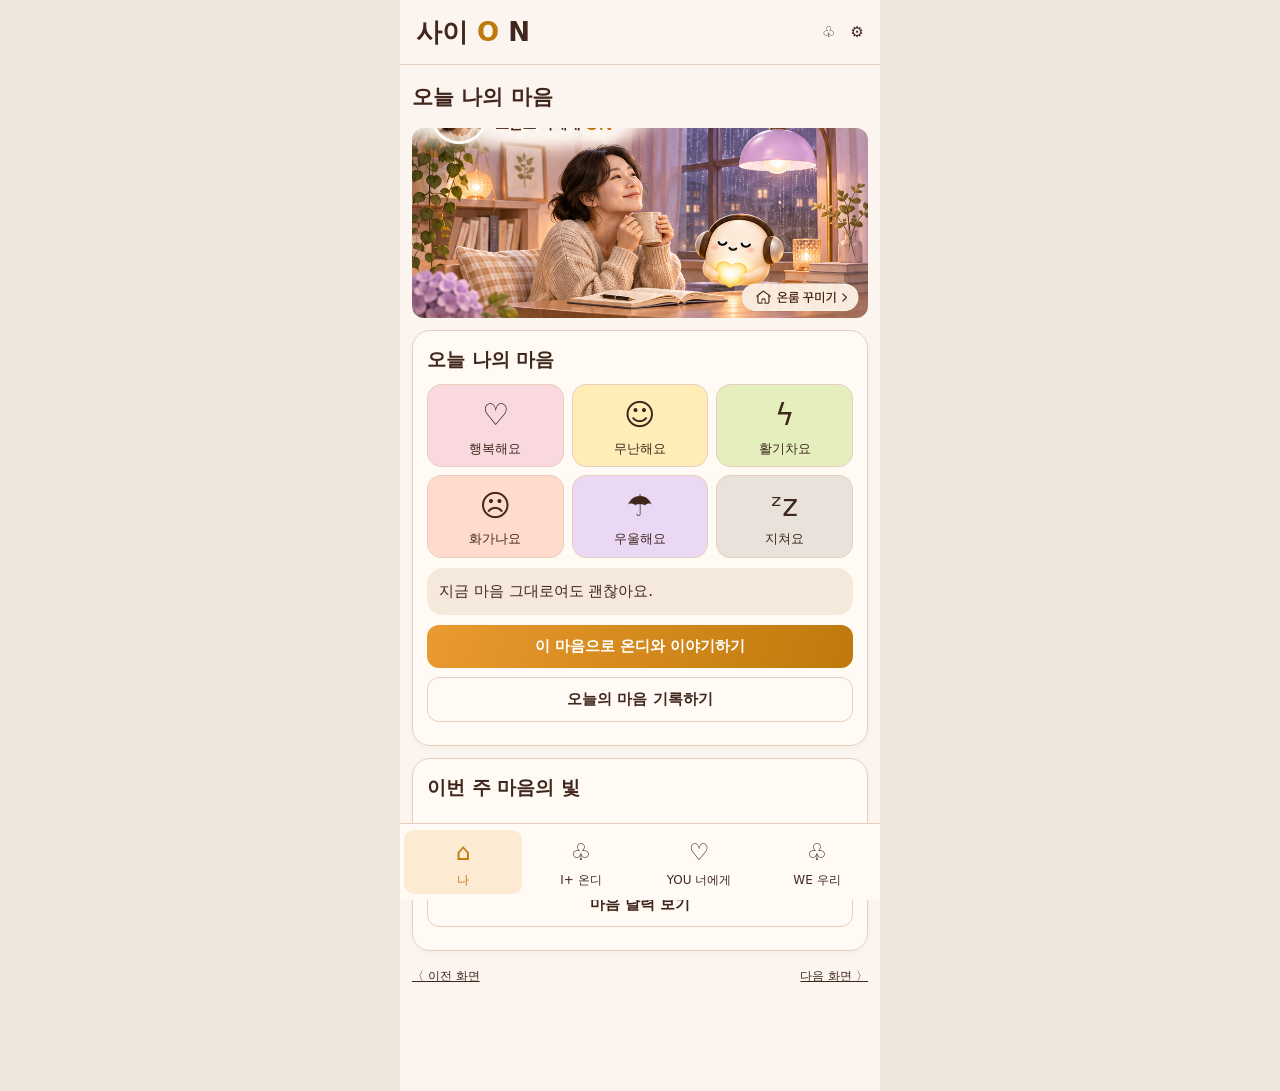
<file: index.html>
<!DOCTYPE html>
<html lang="ko">
 <head>
  <meta charset="utf-8"/>
  <meta content="width=device-width, initial-scale=1, viewport-fit=cover" name="viewport"/>
  <title>
   사이ON | 오늘 나의 마음
  </title>
  <link href="css/common.css" rel="stylesheet"/>
  <link href="css/index.css" rel="stylesheet"/>
 </head>
 <body>
  <div class="app page-index">
   <header>
    <a class="logo" href="index.html">
     사이
     <span>
      O
     </span>
     N
    </a>
    <span>
     ♧　⚙
    </span>
   </header>
   <main>
    <!-- 화면별 내용: 텍스트와 이미지 경로를 직접 수정하세요. -->
    <h1>
     오늘 나의 마음
    </h1>
    <img alt="main 이미지" class="hero" src="images/main.png"/>
    <section class="card">
     <h2>
      오늘 나의 마음
     </h2>
     <div class="moods">
      <button class="mood choice" style="--mood:#f9d9df">
       <span>
        ♡
       </span>
       행복해요
      </button>
      <button class="mood choice" style="--mood:#ffedb8">
       <span>
        ☺
       </span>
       무난해요
      </button>
      <button class="mood choice" style="--mood:#e4efbd">
       <span>
        ϟ
       </span>
       활기차요
      </button>
      <button class="mood choice" style="--mood:#ffdbce">
       <span>
        ☹
       </span>
       화가나요
      </button>
      <button class="mood choice" style="--mood:#ead8f4">
       <span>
        ☂
       </span>
       우울해요
      </button>
      <button class="mood choice" style="--mood:#e9e2db">
       <span>
        ᶻz
       </span>
       지쳐요
      </button>
     </div>
     <p class="bubble">
      지금 마음 그대로여도 괜찮아요.
     </p>
     <a class="btn" href="ondi.html">
      이 마음으로 온디와 이야기하기
     </a>
     <a class="outline" href="record.html">
      오늘의 마음 기록하기
     </a>
    </section>
    <section class="card">
     <h2>
      이번 주 마음의 빛
     </h2>
     <div class="week">
      <div>
       <span style="color:#ed91a7">
        ●
       </span>
       <br/>
       일
      </div>
      <div>
       <span style="color:#e9b52c">
        ●
       </span>
       <br/>
       월
      </div>
      <div>
       <span style="color:#9abf58">
        ●
       </span>
       <br/>
       화
      </div>
      <div>
       <span style="color:#e9b52c">
        ●
       </span>
       <br/>
       수
      </div>
      <div>
       <span style="color:#ed91a7">
        ●
       </span>
       <br/>
       목
      </div>
      <div>
       <span style="color:#aaa">
        ●
       </span>
       <br/>
       금
      </div>
      <div>
       <span style="color:#ac79d8">
        ●
       </span>
       <br/>
       토
      </div>
     </div>
     <a class="outline" href="calendar.html">
      마음 달력 보기
     </a>
    </section>
    <div class="page-links">
     <a class="" href="memory.html">
      〈 이전 화면
     </a>
     <a class="" href="record.html">
      다음 화면 〉
     </a>
    </div>
   </main>
   <!-- 공통 하단 메뉴 -->
   <nav>
    <a class="active" href="index.html">
     <span>
      ⌂
     </span>
     나
    </a>
    <a class="" href="ondi.html">
     <span>
      ♧
     </span>
     I+ 온디
    </a>
    <a class="" href="send.html">
     <span>
      ♡
     </span>
     YOU 너에게
    </a>
    <a class="" href="stories.html">
     <span>
      ♧
     </span>
     WE 우리
    </a>
   </nav>
  </div>
  <script src="ui.js">
  </script>
 </body>
</html>
</file>
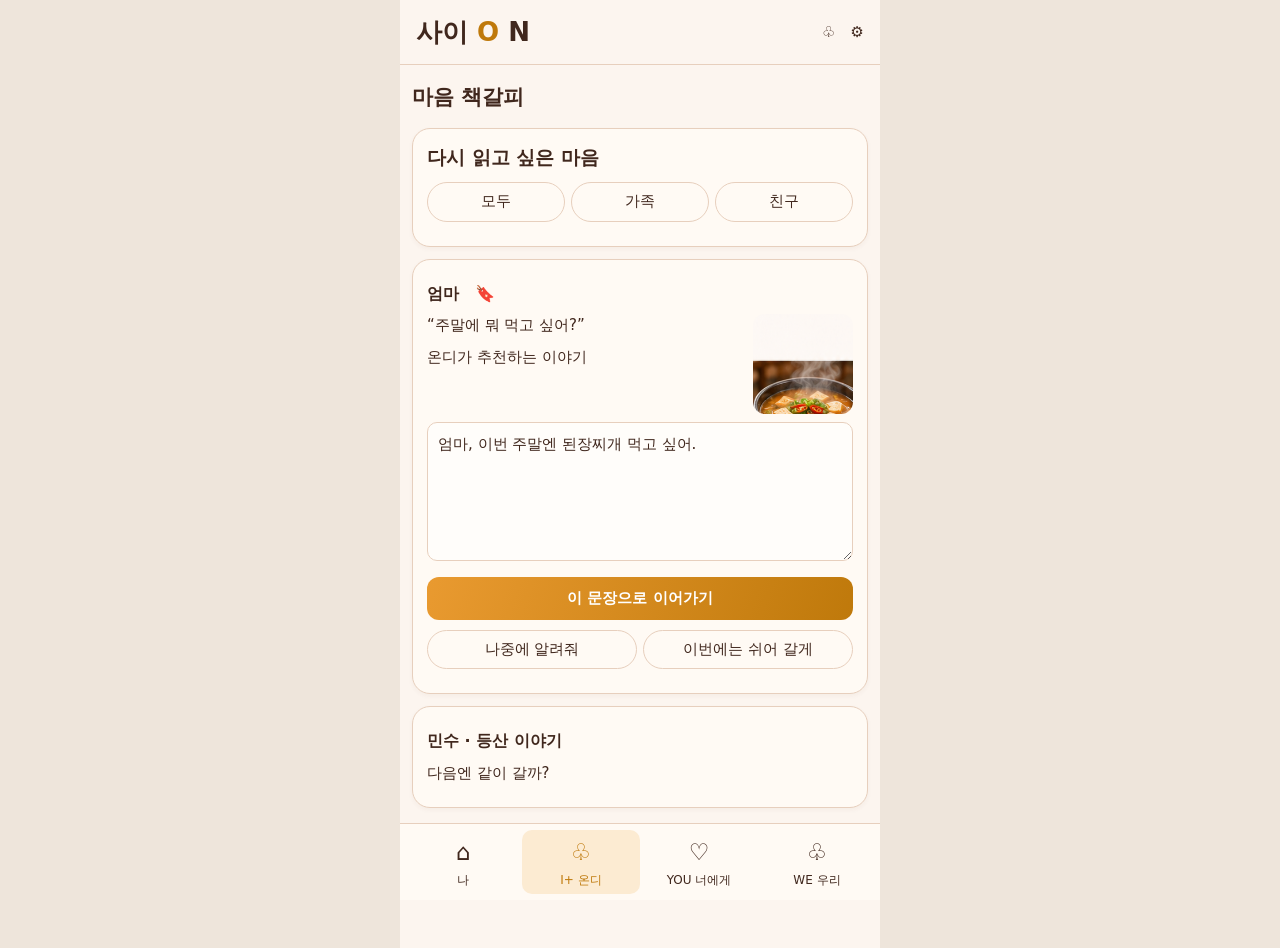
<file: bookmark.html>
<!DOCTYPE html>
<html lang="ko">
 <head>
  <meta charset="utf-8"/>
  <meta content="width=device-width, initial-scale=1, viewport-fit=cover" name="viewport"/>
  <title>
   사이ON | 마음 책갈피
  </title>
  <link href="css/common.css" rel="stylesheet"/>
  <link href="css/bookmark.css" rel="stylesheet"/>
 </head>
 <body>
  <div class="app page-bookmark">
   <header>
    <a class="logo" href="index.html">
     사이
     <span>
      O
     </span>
     N
    </a>
    <span>
     ♧　⚙
    </span>
   </header>
   <main>
    <!-- 화면별 내용: 텍스트와 이미지 경로를 직접 수정하세요. -->
    <h1>
     마음 책갈피
    </h1>
    <section class="card">
     <h2>
      다시 읽고 싶은 마음
     </h2>
     <div class="chips">
      <button class="choice" type="button">
       모두
      </button>
      <button class="choice" type="button">
       가족
      </button>
      <button class="choice" type="button">
       친구
      </button>
     </div>
    </section>
    <section class="card">
     <h3>
      엄마　🔖
     </h3>
     <img alt="bookmark 이미지" class="small" src="images/bookmark.png"/>
     <p>
      “주말에 뭐 먹고 싶어?”
     </p>
     <p>
      온디가 추천하는 이야기
     </p>
     <textarea maxlength="1000" rows="5">엄마, 이번 주말엔 된장찌개 먹고 싶어.</textarea>
     <a class="btn" href="send.html">
      이 문장으로 이어가기
     </a>
     <div class="chips">
      <button class="choice" type="button">
       나중에 알려줘
      </button>
      <button class="choice" type="button">
       이번에는 쉬어 갈게
      </button>
     </div>
    </section>
    <section class="card">
     <h3>
      민수 · 등산 이야기
     </h3>
     <p>
      다음엔 같이 갈까?
     </p>
    </section>
    <div class="page-links">
     <a class="" href="checkin.html">
      〈 이전 화면
     </a>
     <a class="" href="send.html">
      다음 화면 〉
     </a>
    </div>
   </main>
   <!-- 공통 하단 메뉴 -->
   <nav>
    <a class="" href="index.html">
     <span>
      ⌂
     </span>
     나
    </a>
    <a class="active" href="ondi.html">
     <span>
      ♧
     </span>
     I+ 온디
    </a>
    <a class="" href="send.html">
     <span>
      ♡
     </span>
     YOU 너에게
    </a>
    <a class="" href="stories.html">
     <span>
      ♧
     </span>
     WE 우리
    </a>
   </nav>
  </div>
  <script src="ui.js">
  </script>
 </body>
</html>
</file>
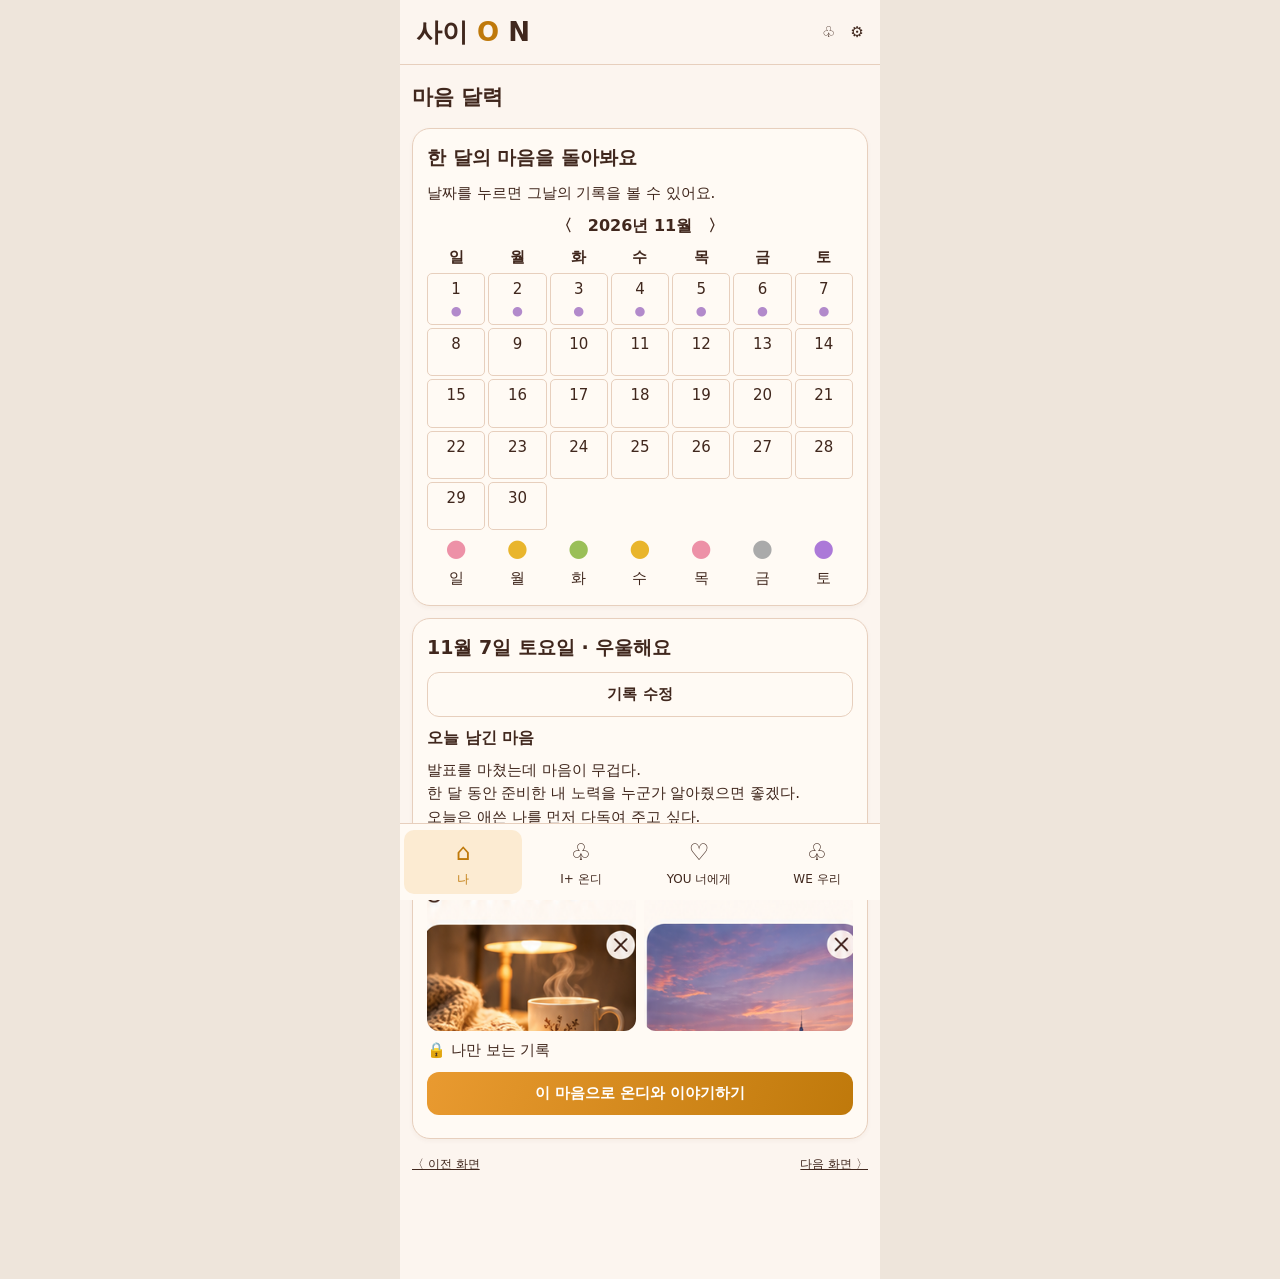
<file: calendar.html>
<!DOCTYPE html>
<html lang="ko">
 <head>
  <meta charset="utf-8"/>
  <meta content="width=device-width, initial-scale=1, viewport-fit=cover" name="viewport"/>
  <title>
   사이ON | 마음 달력
  </title>
  <link href="css/common.css" rel="stylesheet"/>
  <link href="css/calendar.css" rel="stylesheet"/>
 </head>
 <body>
  <div class="app page-calendar">
   <header>
    <a class="logo" href="index.html">
     사이
     <span>
      O
     </span>
     N
    </a>
    <span>
     ♧　⚙
    </span>
   </header>
   <main>
    <!-- 화면별 내용: 텍스트와 이미지 경로를 직접 수정하세요. -->
    <h1>
     마음 달력
    </h1>
    <section class="card">
     <h2>
      한 달의 마음을 돌아봐요
     </h2>
     <p>
      날짜를 누르면 그날의 기록을 볼 수 있어요.
     </p>
     <h3 class="center">
      〈　2026년 11월　〉
     </h3>
     <div class="calendar">
      <b>
       일
      </b>
      <b>
       월
      </b>
      <b>
       화
      </b>
      <b>
       수
      </b>
      <b>
       목
      </b>
      <b>
       금
      </b>
      <b>
       토
      </b>
      <button class="choice day">
       1
       <small>
        ●
       </small>
      </button>
      <button class="choice day">
       2
       <small>
        ●
       </small>
      </button>
      <button class="choice day">
       3
       <small>
        ●
       </small>
      </button>
      <button class="choice day">
       4
       <small>
        ●
       </small>
      </button>
      <button class="choice day">
       5
       <small>
        ●
       </small>
      </button>
      <button class="choice day">
       6
       <small>
        ●
       </small>
      </button>
      <button class="choice day">
       7
       <small>
        ●
       </small>
      </button>
      <button class="choice day">
       8
       <small>
       </small>
      </button>
      <button class="choice day">
       9
       <small>
       </small>
      </button>
      <button class="choice day">
       10
       <small>
       </small>
      </button>
      <button class="choice day">
       11
       <small>
       </small>
      </button>
      <button class="choice day">
       12
       <small>
       </small>
      </button>
      <button class="choice day">
       13
       <small>
       </small>
      </button>
      <button class="choice day">
       14
       <small>
       </small>
      </button>
      <button class="choice day">
       15
       <small>
       </small>
      </button>
      <button class="choice day">
       16
       <small>
       </small>
      </button>
      <button class="choice day">
       17
       <small>
       </small>
      </button>
      <button class="choice day">
       18
       <small>
       </small>
      </button>
      <button class="choice day">
       19
       <small>
       </small>
      </button>
      <button class="choice day">
       20
       <small>
       </small>
      </button>
      <button class="choice day">
       21
       <small>
       </small>
      </button>
      <button class="choice day">
       22
       <small>
       </small>
      </button>
      <button class="choice day">
       23
       <small>
       </small>
      </button>
      <button class="choice day">
       24
       <small>
       </small>
      </button>
      <button class="choice day">
       25
       <small>
       </small>
      </button>
      <button class="choice day">
       26
       <small>
       </small>
      </button>
      <button class="choice day">
       27
       <small>
       </small>
      </button>
      <button class="choice day">
       28
       <small>
       </small>
      </button>
      <button class="choice day">
       29
       <small>
       </small>
      </button>
      <button class="choice day">
       30
       <small>
       </small>
      </button>
     </div>
     <div class="week">
      <div>
       <span style="color:#ed91a7">
        ●
       </span>
       <br/>
       일
      </div>
      <div>
       <span style="color:#e9b52c">
        ●
       </span>
       <br/>
       월
      </div>
      <div>
       <span style="color:#9abf58">
        ●
       </span>
       <br/>
       화
      </div>
      <div>
       <span style="color:#e9b52c">
        ●
       </span>
       <br/>
       수
      </div>
      <div>
       <span style="color:#ed91a7">
        ●
       </span>
       <br/>
       목
      </div>
      <div>
       <span style="color:#aaa">
        ●
       </span>
       <br/>
       금
      </div>
      <div>
       <span style="color:#ac79d8">
        ●
       </span>
       <br/>
       토
      </div>
     </div>
    </section>
    <section class="card">
     <h2>
      11월 7일 토요일 · 우울해요
     </h2>
     <a class="outline" href="record.html">
      기록 수정
     </a>
     <h3>
      오늘 남긴 마음
     </h3>
     <p>
      발표를 마쳤는데 마음이 무겁다.
      <br/>
      한 달 동안 준비한 내 노력을 누군가 알아줬으면 좋겠다.
      <br/>
      오늘은 애쓴 나를 먼저 다독여 주고 싶다.
     </p>
     <div class="audio">
      ▶　엄마의 목소리
      <span>
       ▂▅▃▆▂▇▅▃▆▂▅
      </span>
      00:32
     </div>
     <div class="photos">
      <img alt="record-photo1 이미지" class="photo" src="images/record-photo1.png"/>
      <img alt="record-photo2 이미지" class="photo" src="images/record-photo2.png"/>
     </div>
     <p>
      🔒 나만 보는 기록
     </p>
     <a class="btn" href="ondi.html">
      이 마음으로 온디와 이야기하기
     </a>
    </section>
    <div class="page-links">
     <a class="" href="record.html">
      〈 이전 화면
     </a>
     <a class="" href="ondi.html">
      다음 화면 〉
     </a>
    </div>
   </main>
   <!-- 공통 하단 메뉴 -->
   <nav>
    <a class="active" href="index.html">
     <span>
      ⌂
     </span>
     나
    </a>
    <a class="" href="ondi.html">
     <span>
      ♧
     </span>
     I+ 온디
    </a>
    <a class="" href="send.html">
     <span>
      ♡
     </span>
     YOU 너에게
    </a>
    <a class="" href="stories.html">
     <span>
      ♧
     </span>
     WE 우리
    </a>
   </nav>
  </div>
  <script src="ui.js">
  </script>
 </body>
</html>
</file>
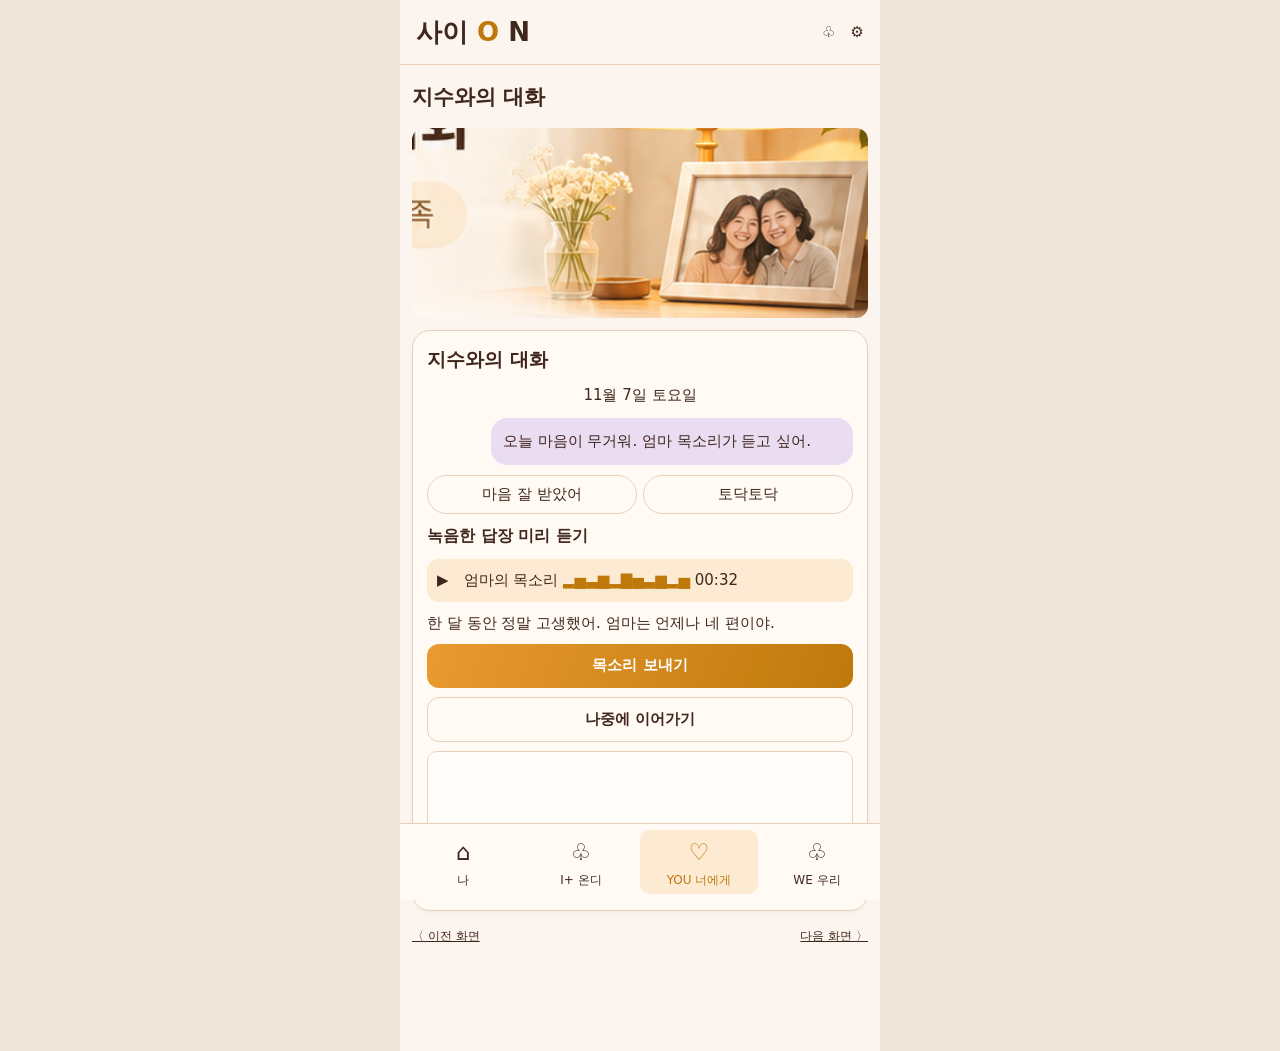
<file: chat.html>
<!DOCTYPE html>
<html lang="ko">
 <head>
  <meta charset="utf-8"/>
  <meta content="width=device-width, initial-scale=1, viewport-fit=cover" name="viewport"/>
  <title>
   사이ON | 지수와의 대화
  </title>
  <link href="css/common.css" rel="stylesheet"/>
  <link href="css/chat.css" rel="stylesheet"/>
 </head>
 <body>
  <div class="app page-chat">
   <header>
    <a class="logo" href="index.html">
     사이
     <span>
      O
     </span>
     N
    </a>
    <span>
     ♧　⚙
    </span>
   </header>
   <main>
    <!-- 화면별 내용: 텍스트와 이미지 경로를 직접 수정하세요. -->
    <h1>
     지수와의 대화
    </h1>
    <img alt="chat 이미지" class="hero" src="images/chat.png"/>
    <section class="card">
     <h2>
      지수와의 대화
     </h2>
     <p class="center">
      11월 7일 토요일
     </p>
     <div class="bubble mine">
      오늘 마음이 무거워. 엄마 목소리가 듣고 싶어.
     </div>
     <div class="chips">
      <button class="choice" type="button">
       마음 잘 받았어
      </button>
      <button class="choice" type="button">
       토닥토닥
      </button>
     </div>
     <h3>
      녹음한 답장 미리 듣기
     </h3>
     <div class="audio">
      ▶　엄마의 목소리
      <span>
       ▂▅▃▆▂▇▅▃▆▂▅
      </span>
      00:32
     </div>
     <p>
      한 달 동안 정말 고생했어. 엄마는 언제나 네 편이야.
     </p>
     <a class="btn" href="memory.html">
      목소리 보내기
     </a>
     <a class="outline" href="bookmark.html">
      나중에 이어가기
     </a>
     <textarea maxlength="1000" rows="5"></textarea>
    </section>
    <div class="page-links">
     <a class="" href="send.html">
      〈 이전 화면
     </a>
     <a class="" href="stories.html">
      다음 화면 〉
     </a>
    </div>
   </main>
   <!-- 공통 하단 메뉴 -->
   <nav>
    <a class="" href="index.html">
     <span>
      ⌂
     </span>
     나
    </a>
    <a class="" href="ondi.html">
     <span>
      ♧
     </span>
     I+ 온디
    </a>
    <a class="active" href="send.html">
     <span>
      ♡
     </span>
     YOU 너에게
    </a>
    <a class="" href="stories.html">
     <span>
      ♧
     </span>
     WE 우리
    </a>
   </nav>
  </div>
  <script src="ui.js">
  </script>
 </body>
</html>
</file>
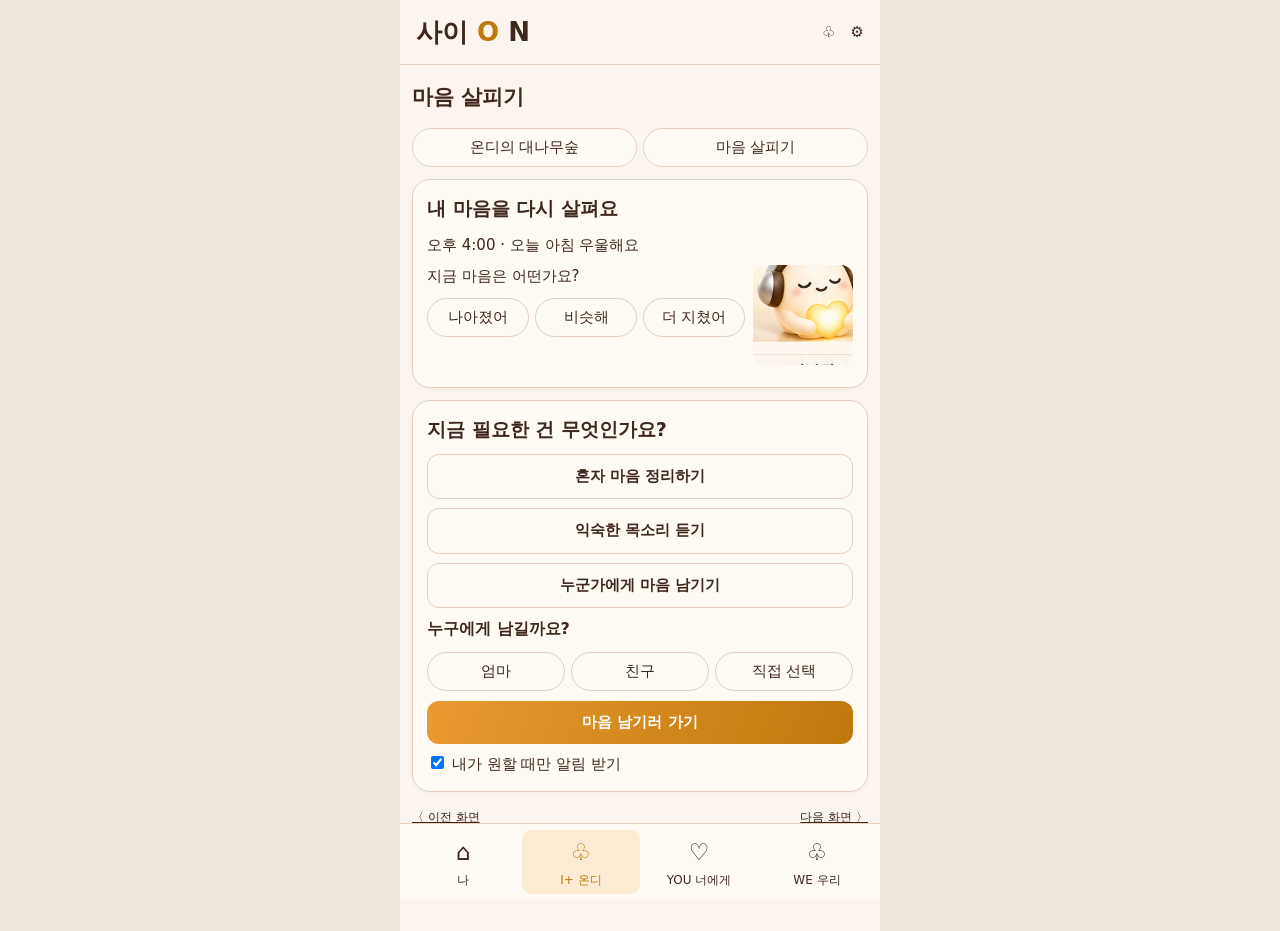
<file: checkin.html>
<!DOCTYPE html>
<html lang="ko">
 <head>
  <meta charset="utf-8"/>
  <meta content="width=device-width, initial-scale=1, viewport-fit=cover" name="viewport"/>
  <title>
   사이ON | 마음 살피기
  </title>
  <link href="css/common.css" rel="stylesheet"/>
  <link href="css/checkin.css" rel="stylesheet"/>
 </head>
 <body>
  <div class="app page-checkin">
   <header>
    <a class="logo" href="index.html">
     사이
     <span>
      O
     </span>
     N
    </a>
    <span>
     ♧　⚙
    </span>
   </header>
   <main>
    <!-- 화면별 내용: 텍스트와 이미지 경로를 직접 수정하세요. -->
    <h1>
     마음 살피기
    </h1>
    <div class="chips">
     <button class="choice" type="button">
      온디의 대나무숲
     </button>
     <button class="choice" type="button">
      마음 살피기
     </button>
    </div>
    <section class="card">
     <h2>
      내 마음을 다시 살펴요
     </h2>
     <p>
      오후 4:00 · 오늘 아침 우울해요
     </p>
     <img alt="checkin 이미지" class="small" src="images/checkin.png"/>
     <p>
      지금 마음은 어떤가요?
     </p>
     <div class="chips">
      <button class="choice" type="button">
       나아졌어
      </button>
      <button class="choice" type="button">
       비슷해
      </button>
      <button class="choice" type="button">
       더 지쳤어
      </button>
     </div>
    </section>
    <section class="card">
     <h2>
      지금 필요한 건 무엇인가요?
     </h2>
     <a class="outline" href="record.html">
      혼자 마음 정리하기
     </a>
     <a class="outline" href="memory.html">
      익숙한 목소리 듣기
     </a>
     <a class="outline" href="send.html">
      누군가에게 마음 남기기
     </a>
     <h3>
      누구에게 남길까요?
     </h3>
     <div class="chips">
      <button class="choice" type="button">
       엄마
      </button>
      <button class="choice" type="button">
       친구
      </button>
      <button class="choice" type="button">
       직접 선택
      </button>
     </div>
     <a class="btn" href="send.html">
      마음 남기러 가기
     </a>
     <label>
      <input checked="" type="checkbox"/>
      내가 원할 때만 알림 받기
     </label>
    </section>
    <div class="page-links">
     <a class="" href="ondi.html">
      〈 이전 화면
     </a>
     <a class="" href="bookmark.html">
      다음 화면 〉
     </a>
    </div>
   </main>
   <!-- 공통 하단 메뉴 -->
   <nav>
    <a class="" href="index.html">
     <span>
      ⌂
     </span>
     나
    </a>
    <a class="active" href="ondi.html">
     <span>
      ♧
     </span>
     I+ 온디
    </a>
    <a class="" href="send.html">
     <span>
      ♡
     </span>
     YOU 너에게
    </a>
    <a class="" href="stories.html">
     <span>
      ♧
     </span>
     WE 우리
    </a>
   </nav>
  </div>
  <script src="ui.js">
  </script>
 </body>
</html>
</file>
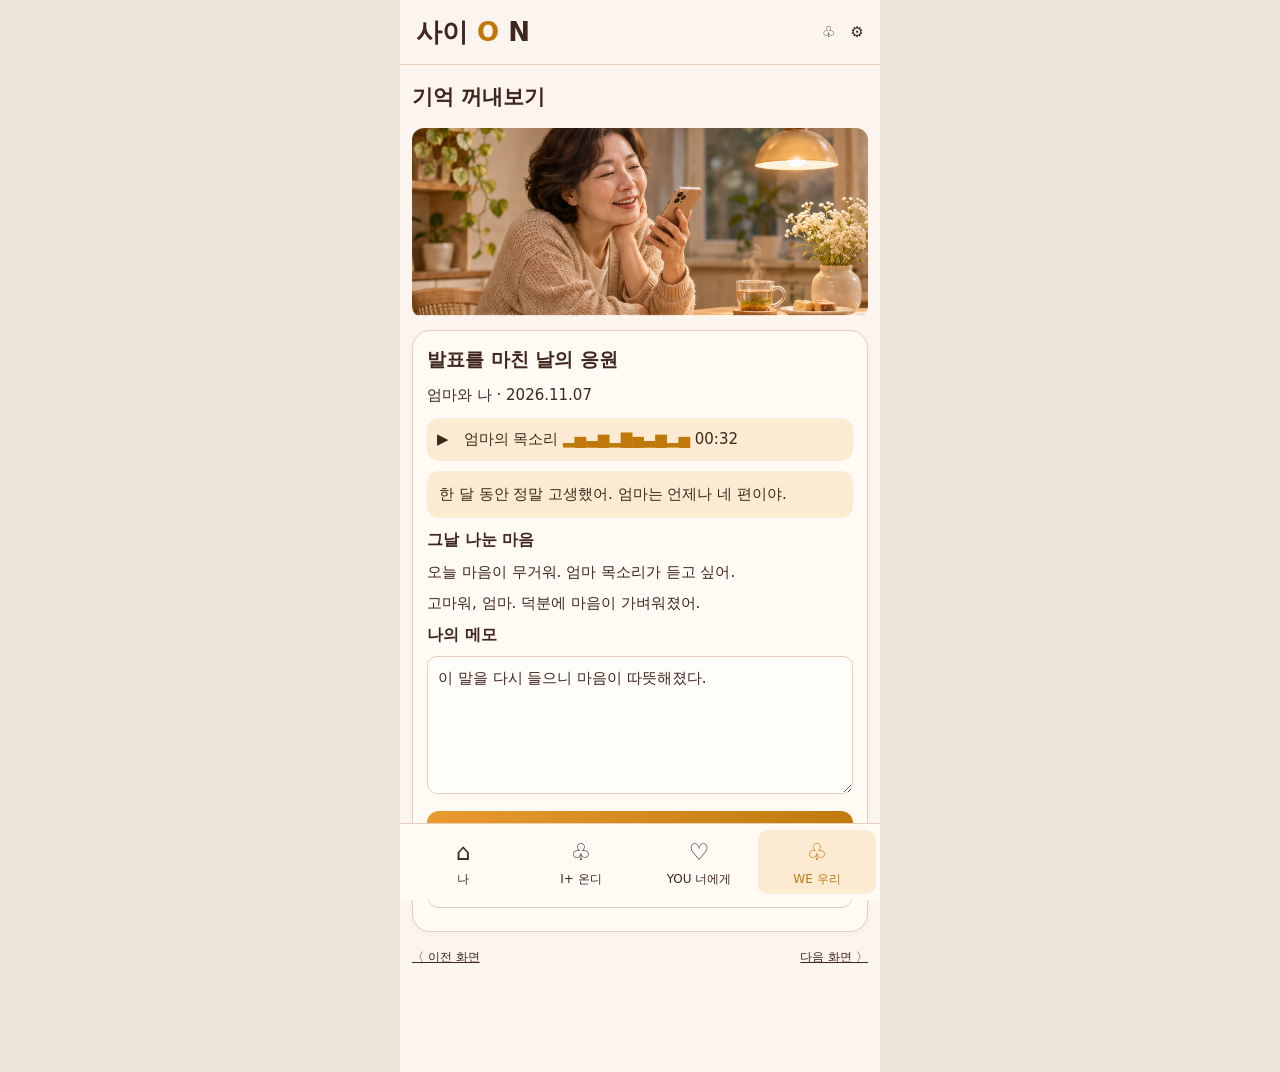
<file: memory.html>
<!DOCTYPE html>
<html lang="ko">
 <head>
  <meta charset="utf-8"/>
  <meta content="width=device-width, initial-scale=1, viewport-fit=cover" name="viewport"/>
  <title>
   사이ON | 기억 꺼내보기
  </title>
  <link href="css/common.css" rel="stylesheet"/>
  <link href="css/memory.css" rel="stylesheet"/>
 </head>
 <body>
  <div class="app page-memory">
   <header>
    <a class="logo" href="index.html">
     사이
     <span>
      O
     </span>
     N
    </a>
    <span>
     ♧　⚙
    </span>
   </header>
   <main>
    <!-- 화면별 내용: 텍스트와 이미지 경로를 직접 수정하세요. -->
    <h1>
     기억 꺼내보기
    </h1>
    <img alt="memory 이미지" class="hero" src="images/memory.png"/>
    <section class="card">
     <h2>
      발표를 마친 날의 응원
     </h2>
     <p>
      엄마와 나 · 2026.11.07
     </p>
     <div class="audio">
      ▶　엄마의 목소리
      <span>
       ▂▅▃▆▂▇▅▃▆▂▅
      </span>
      00:32
     </div>
     <blockquote>
      한 달 동안 정말 고생했어. 엄마는 언제나 네 편이야.
     </blockquote>
     <h3>
      그날 나눈 마음
     </h3>
     <p>
      오늘 마음이 무거워. 엄마 목소리가 듣고 싶어.
     </p>
     <p>
      고마워, 엄마. 덕분에 마음이 가벼워졌어.
     </p>
     <h3>
      나의 메모
     </h3>
     <textarea maxlength="1000" rows="5">이 말을 다시 들으니 마음이 따뜻해졌다.</textarea>
     <a class="btn" href="send.html">
      이 기억으로 이야기하기
     </a>
     <a class="outline" href="stories.html">
      우리의 이야기로 돌아가기
     </a>
    </section>
    <div class="page-links">
     <a class="" href="stories.html">
      〈 이전 화면
     </a>
     <a class="" href="index.html">
      다음 화면 〉
     </a>
    </div>
   </main>
   <!-- 공통 하단 메뉴 -->
   <nav>
    <a class="" href="index.html">
     <span>
      ⌂
     </span>
     나
    </a>
    <a class="" href="ondi.html">
     <span>
      ♧
     </span>
     I+ 온디
    </a>
    <a class="" href="send.html">
     <span>
      ♡
     </span>
     YOU 너에게
    </a>
    <a class="active" href="stories.html">
     <span>
      ♧
     </span>
     WE 우리
    </a>
   </nav>
  </div>
  <script src="ui.js">
  </script>
 </body>
</html>
</file>
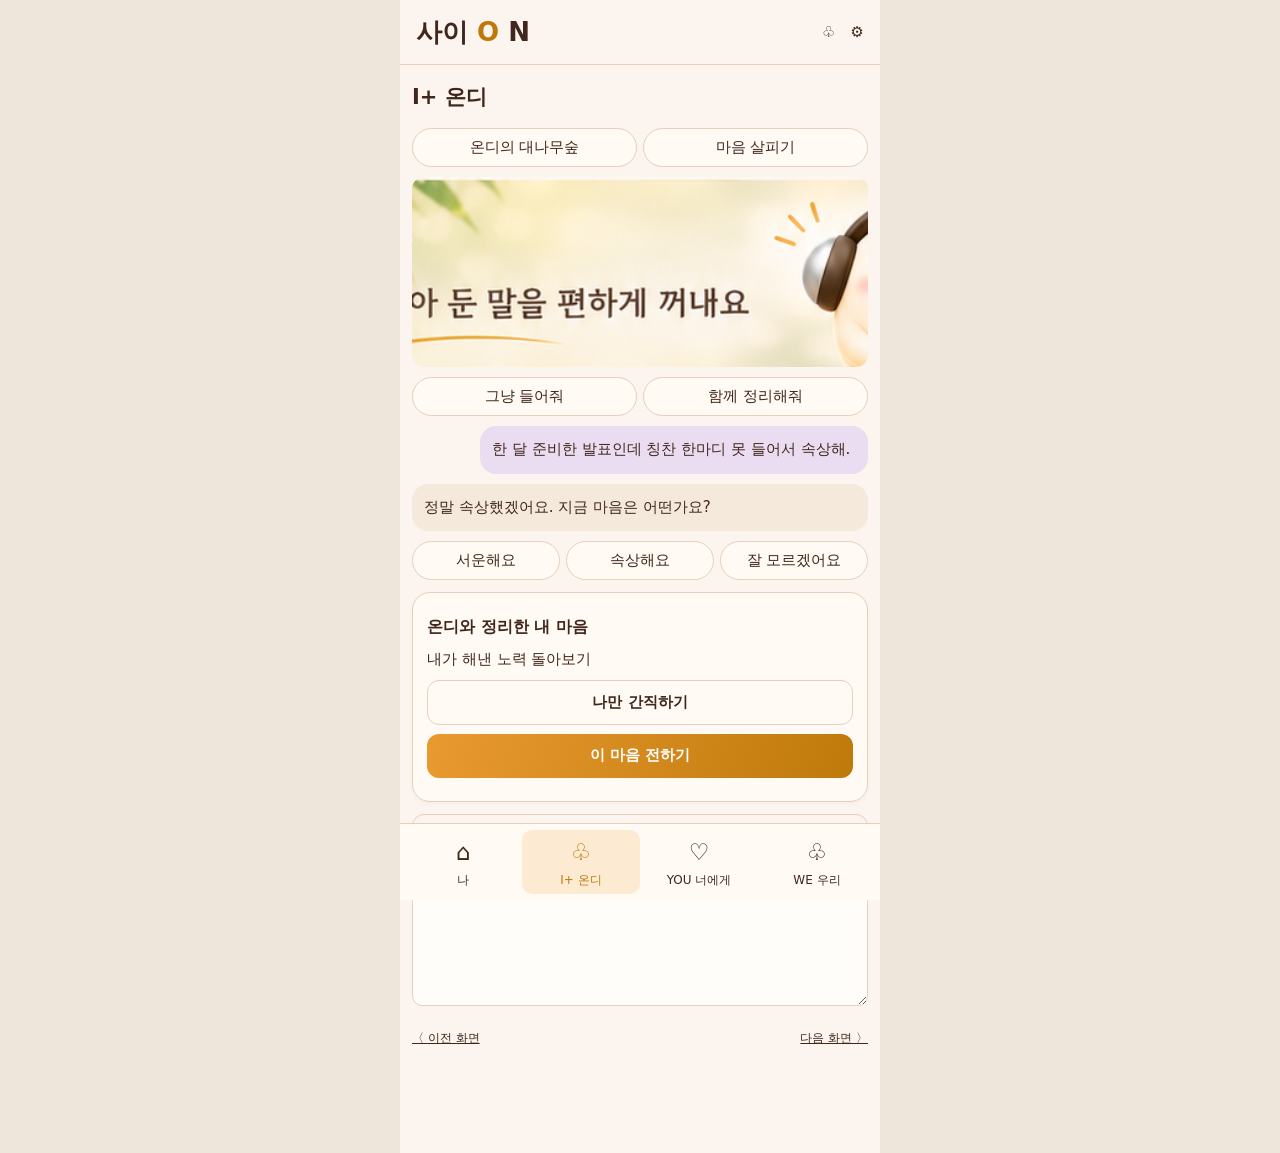
<file: ondi.html>
<!DOCTYPE html>
<html lang="ko">
 <head>
  <meta charset="utf-8"/>
  <meta content="width=device-width, initial-scale=1, viewport-fit=cover" name="viewport"/>
  <title>
   사이ON | I+ 온디
  </title>
  <link href="css/common.css" rel="stylesheet"/>
  <link href="css/ondi.css" rel="stylesheet"/>
 </head>
 <body>
  <div class="app page-ondi">
   <header>
    <a class="logo" href="index.html">
     사이
     <span>
      O
     </span>
     N
    </a>
    <span>
     ♧　⚙
    </span>
   </header>
   <main>
    <!-- 화면별 내용: 텍스트와 이미지 경로를 직접 수정하세요. -->
    <h1>
     I+ 온디
    </h1>
    <div class="chips">
     <button class="choice" type="button">
      온디의 대나무숲
     </button>
     <button class="choice" type="button">
      마음 살피기
     </button>
    </div>
    <img alt="ondi 이미지" class="hero" src="images/ondi.png"/>
    <div class="chips">
     <button class="choice" type="button">
      그냥 들어줘
     </button>
     <button class="choice" type="button">
      함께 정리해줘
     </button>
    </div>
    <div class="bubble mine">
     한 달 준비한 발표인데 칭찬 한마디 못 들어서 속상해.
    </div>
    <div class="bubble">
     정말 속상했겠어요. 지금 마음은 어떤가요?
    </div>
    <div class="chips">
     <button class="choice" type="button">
      서운해요
     </button>
     <button class="choice" type="button">
      속상해요
     </button>
     <button class="choice" type="button">
      잘 모르겠어요
     </button>
    </div>
    <section class="card">
     <h3>
      온디와 정리한 내 마음
     </h3>
     <p>
      내가 해낸 노력 돌아보기
     </p>
     <a class="outline" href="record.html">
      나만 간직하기
     </a>
     <a class="btn" href="send.html">
      이 마음 전하기
     </a>
    </section>
    <a class="outline" href="checkin.html">
     마음 살피기
    </a>
    <textarea maxlength="1000" rows="5"></textarea>
    <div class="page-links">
     <a class="" href="calendar.html">
      〈 이전 화면
     </a>
     <a class="" href="checkin.html">
      다음 화면 〉
     </a>
    </div>
   </main>
   <!-- 공통 하단 메뉴 -->
   <nav>
    <a class="" href="index.html">
     <span>
      ⌂
     </span>
     나
    </a>
    <a class="active" href="ondi.html">
     <span>
      ♧
     </span>
     I+ 온디
    </a>
    <a class="" href="send.html">
     <span>
      ♡
     </span>
     YOU 너에게
    </a>
    <a class="" href="stories.html">
     <span>
      ♧
     </span>
     WE 우리
    </a>
   </nav>
  </div>
  <script src="ui.js">
  </script>
 </body>
</html>
</file>
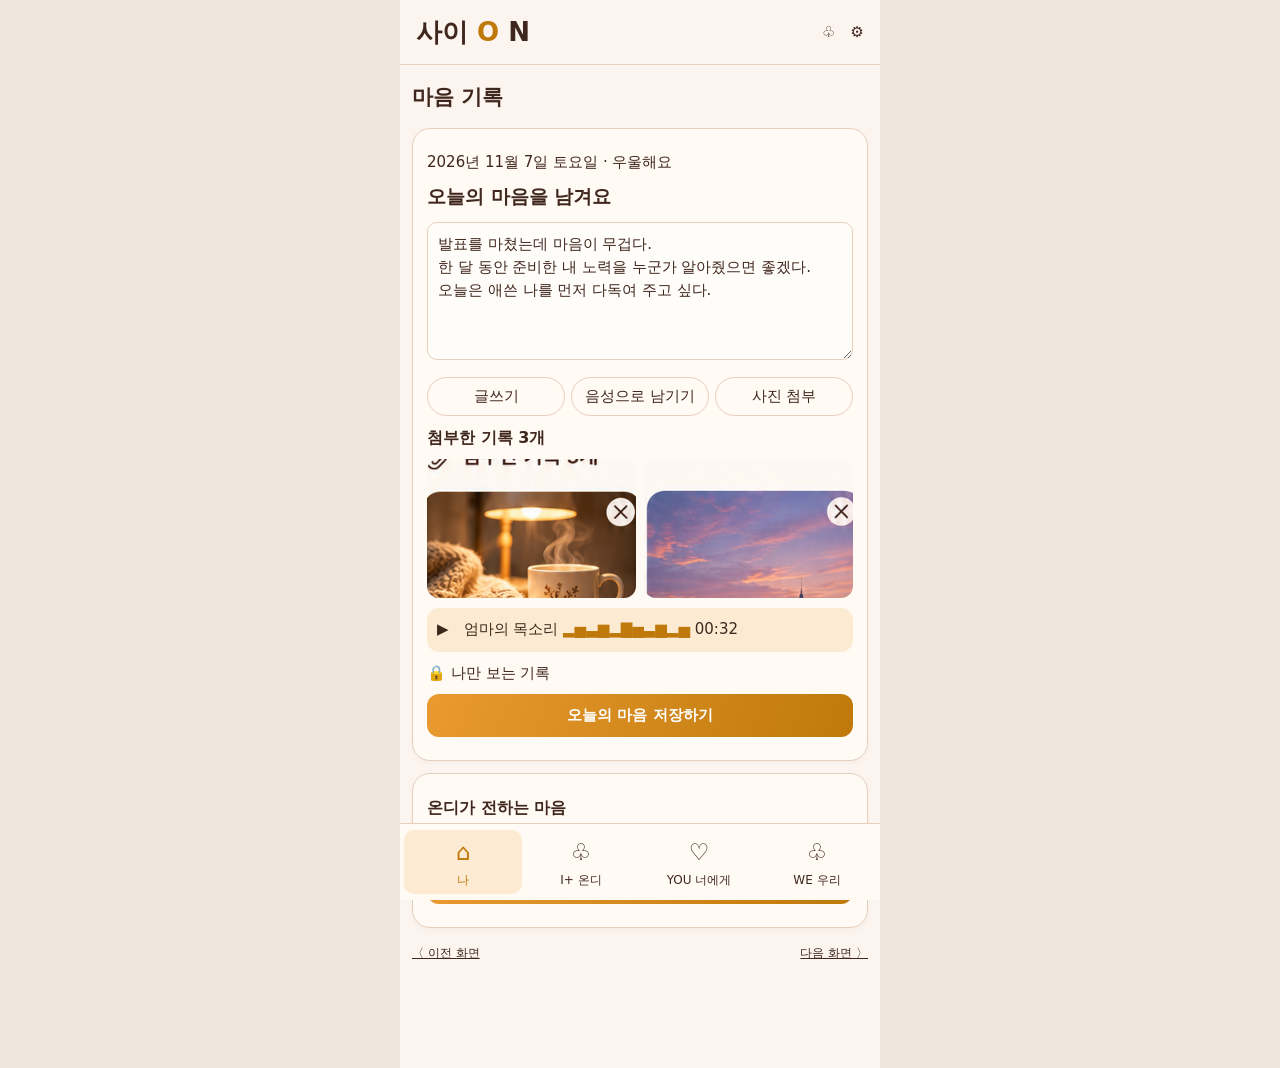
<file: record.html>
<!DOCTYPE html>
<html lang="ko">
 <head>
  <meta charset="utf-8"/>
  <meta content="width=device-width, initial-scale=1, viewport-fit=cover" name="viewport"/>
  <title>
   사이ON | 마음 기록
  </title>
  <link href="css/common.css" rel="stylesheet"/>
  <link href="css/record.css" rel="stylesheet"/>
 </head>
 <body>
  <div class="app page-record">
   <header>
    <a class="logo" href="index.html">
     사이
     <span>
      O
     </span>
     N
    </a>
    <span>
     ♧　⚙
    </span>
   </header>
   <main>
    <!-- 화면별 내용: 텍스트와 이미지 경로를 직접 수정하세요. -->
    <h1>
     마음 기록
    </h1>
    <section class="card">
     <p>
      2026년 11월 7일 토요일 · 우울해요
     </p>
     <h2>
      오늘의 마음을 남겨요
     </h2>
     <textarea maxlength="1000" rows="5">발표를 마쳤는데 마음이 무겁다.
한 달 동안 준비한 내 노력을 누군가 알아줬으면 좋겠다.
오늘은 애쓴 나를 먼저 다독여 주고 싶다.</textarea>
     <div class="chips">
      <button class="choice" type="button">
       글쓰기
      </button>
      <button class="choice" type="button">
       음성으로 남기기
      </button>
      <button class="choice" type="button">
       사진 첨부
      </button>
     </div>
     <h3>
      첨부한 기록 3개
     </h3>
     <div class="photos">
      <img alt="record-photo1 이미지" class="photo" src="images/record-photo1.png"/>
      <img alt="record-photo2 이미지" class="photo" src="images/record-photo2.png"/>
     </div>
     <div class="audio">
      ▶　엄마의 목소리
      <span>
       ▂▅▃▆▂▇▅▃▆▂▅
      </span>
      00:32
     </div>
     <p>
      🔒 나만 보는 기록
     </p>
     <a class="btn" href="calendar.html">
      오늘의 마음 저장하기
     </a>
    </section>
    <section class="card">
     <h3>
      온디가 전하는 마음
     </h3>
     <p>
      오늘의 마음을 이야기해 볼까요?
     </p>
     <a class="btn" href="ondi.html">
      이 기록으로 이야기하기
     </a>
    </section>
    <div class="page-links">
     <a class="" href="index.html">
      〈 이전 화면
     </a>
     <a class="" href="calendar.html">
      다음 화면 〉
     </a>
    </div>
   </main>
   <!-- 공통 하단 메뉴 -->
   <nav>
    <a class="active" href="index.html">
     <span>
      ⌂
     </span>
     나
    </a>
    <a class="" href="ondi.html">
     <span>
      ♧
     </span>
     I+ 온디
    </a>
    <a class="" href="send.html">
     <span>
      ♡
     </span>
     YOU 너에게
    </a>
    <a class="" href="stories.html">
     <span>
      ♧
     </span>
     WE 우리
    </a>
   </nav>
  </div>
  <script src="ui.js">
  </script>
 </body>
</html>
</file>
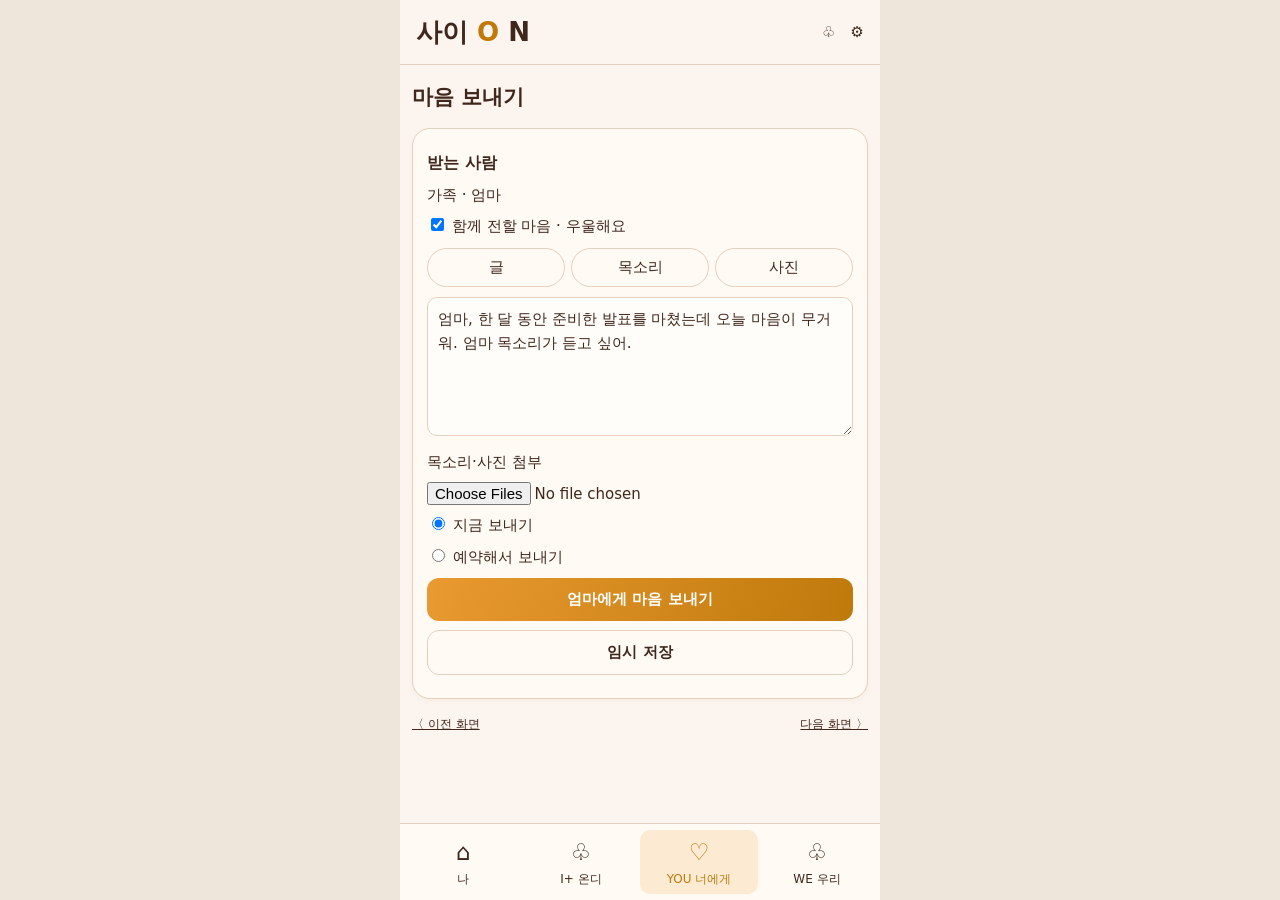
<file: send.html>
<!DOCTYPE html>
<html lang="ko">
 <head>
  <meta charset="utf-8"/>
  <meta content="width=device-width, initial-scale=1, viewport-fit=cover" name="viewport"/>
  <title>
   사이ON | 마음 보내기
  </title>
  <link href="css/common.css" rel="stylesheet"/>
  <link href="css/send.css" rel="stylesheet"/>
 </head>
 <body>
  <div class="app page-send">
   <header>
    <a class="logo" href="index.html">
     사이
     <span>
      O
     </span>
     N
    </a>
    <span>
     ♧　⚙
    </span>
   </header>
   <main>
    <!-- 화면별 내용: 텍스트와 이미지 경로를 직접 수정하세요. -->
    <h1>
     마음 보내기
    </h1>
    <section class="card">
     <h3>
      받는 사람
     </h3>
     <p>
      가족 · 엄마
     </p>
     <label>
      <input checked="" type="checkbox"/>
      함께 전할 마음 · 우울해요
     </label>
     <div class="chips">
      <button class="choice" type="button">
       글
      </button>
      <button class="choice" type="button">
       목소리
      </button>
      <button class="choice" type="button">
       사진
      </button>
     </div>
     <textarea maxlength="1000" rows="5">엄마, 한 달 동안 준비한 발표를 마쳤는데 오늘 마음이 무거워. 엄마 목소리가 듣고 싶어.</textarea>
     <p>
      목소리·사진 첨부
     </p>
     <input accept="image/*,audio/*" multiple="" type="file"/>
     <p>
      <label>
       <input checked="" name="time" type="radio"/>
       지금 보내기
      </label>
     </p>
     <p>
      <label>
       <input name="time" type="radio"/>
       예약해서 보내기
      </label>
     </p>
     <a class="btn" href="chat.html">
      엄마에게 마음 보내기
     </a>
     <a class="outline" href="record.html">
      임시 저장
     </a>
    </section>
    <div class="page-links">
     <a class="" href="bookmark.html">
      〈 이전 화면
     </a>
     <a class="" href="chat.html">
      다음 화면 〉
     </a>
    </div>
   </main>
   <!-- 공통 하단 메뉴 -->
   <nav>
    <a class="" href="index.html">
     <span>
      ⌂
     </span>
     나
    </a>
    <a class="" href="ondi.html">
     <span>
      ♧
     </span>
     I+ 온디
    </a>
    <a class="active" href="send.html">
     <span>
      ♡
     </span>
     YOU 너에게
    </a>
    <a class="" href="stories.html">
     <span>
      ♧
     </span>
     WE 우리
    </a>
   </nav>
  </div>
  <script src="ui.js">
  </script>
 </body>
</html>
</file>
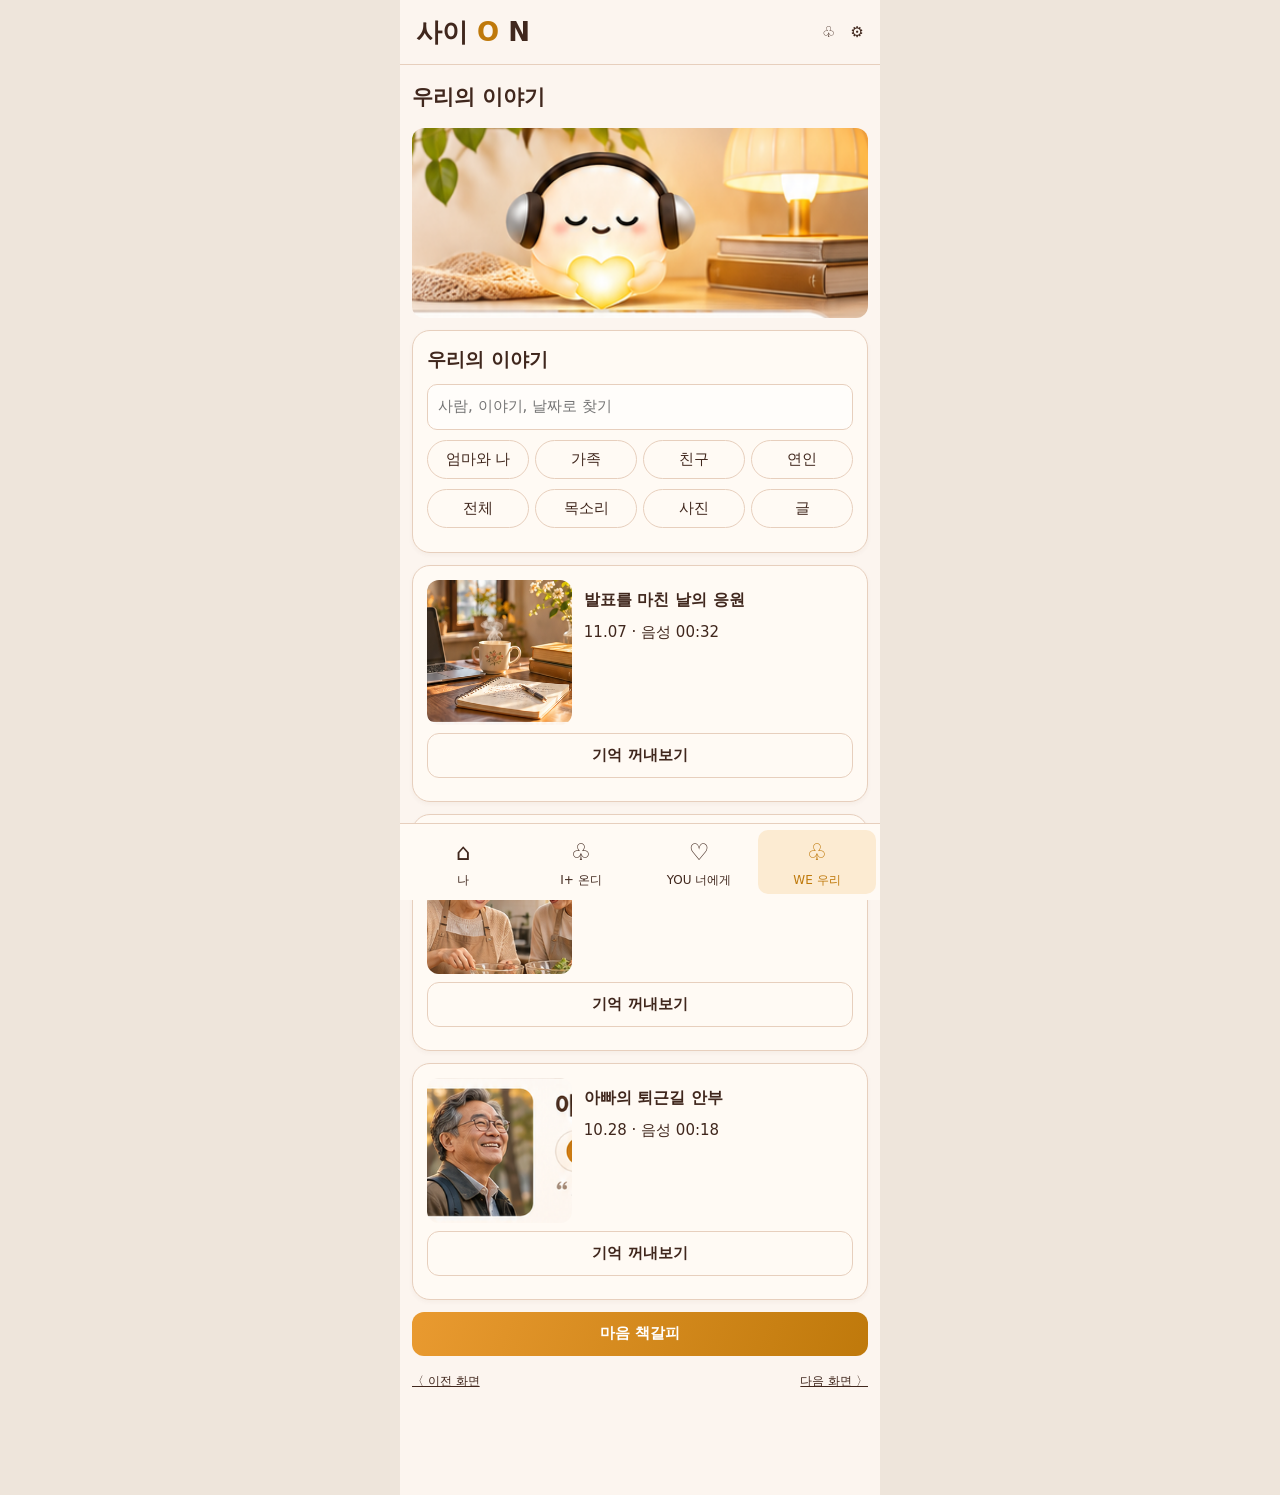
<file: stories.html>
<!DOCTYPE html>
<html lang="ko">
 <head>
  <meta charset="utf-8"/>
  <meta content="width=device-width, initial-scale=1, viewport-fit=cover" name="viewport"/>
  <title>
   사이ON | 우리의 이야기
  </title>
  <link href="css/common.css" rel="stylesheet"/>
  <link href="css/stories.css" rel="stylesheet"/>
 </head>
 <body>
  <div class="app page-stories">
   <header>
    <a class="logo" href="index.html">
     사이
     <span>
      O
     </span>
     N
    </a>
    <span>
     ♧　⚙
    </span>
   </header>
   <main>
    <!-- 화면별 내용: 텍스트와 이미지 경로를 직접 수정하세요. -->
    <h1>
     우리의 이야기
    </h1>
    <img alt="stories 이미지" class="hero" src="images/stories.png"/>
    <section class="card">
     <h2>
      우리의 이야기
     </h2>
     <input placeholder="사람, 이야기, 날짜로 찾기" type="search"/>
     <div class="chips">
      <button class="choice" type="button">
       엄마와 나
      </button>
      <button class="choice" type="button">
       가족
      </button>
      <button class="choice" type="button">
       친구
      </button>
      <button class="choice" type="button">
       연인
      </button>
     </div>
     <div class="chips">
      <button class="choice" type="button">
       전체
      </button>
      <button class="choice" type="button">
       목소리
      </button>
      <button class="choice" type="button">
       사진
      </button>
      <button class="choice" type="button">
       글
      </button>
     </div>
    </section>
    <section class="card">
     <img alt="story1 이미지" class="thumb" src="images/story1.png"/>
     <h3>
      발표를 마친 날의 응원
     </h3>
     <p>
      11.07 · 음성 00:32
     </p>
     <a class="outline" href="memory.html">
      기억 꺼내보기
     </a>
    </section>
    <section class="card">
     <img alt="story2 이미지" class="thumb" src="images/story2.png"/>
     <h3>
      주말 식탁 이야기
     </h3>
     <p>
      11.02 · 사진 3
     </p>
     <a class="outline" href="memory.html">
      기억 꺼내보기
     </a>
    </section>
    <section class="card">
     <img alt="story3 이미지" class="thumb" src="images/story3.png"/>
     <h3>
      아빠의 퇴근길 안부
     </h3>
     <p>
      10.28 · 음성 00:18
     </p>
     <a class="outline" href="memory.html">
      기억 꺼내보기
     </a>
    </section>
    <a class="btn" href="bookmark.html">
     마음 책갈피
    </a>
    <div class="page-links">
     <a class="" href="chat.html">
      〈 이전 화면
     </a>
     <a class="" href="memory.html">
      다음 화면 〉
     </a>
    </div>
   </main>
   <!-- 공통 하단 메뉴 -->
   <nav>
    <a class="" href="index.html">
     <span>
      ⌂
     </span>
     나
    </a>
    <a class="" href="ondi.html">
     <span>
      ♧
     </span>
     I+ 온디
    </a>
    <a class="" href="send.html">
     <span>
      ♡
     </span>
     YOU 너에게
    </a>
    <a class="active" href="stories.html">
     <span>
      ♧
     </span>
     WE 우리
    </a>
   </nav>
  </div>
  <script src="ui.js">
  </script>
 </body>
</html>
</file>
<file: css/common.css>
/* 공통 디자인: 색상, 여백, 글꼴을 여기서 수정하세요. */
:root { --bg:#fcf5ef; --ink:#40271d; --accent:#bf790b; --line:#e7cfbd; }
* { box-sizing:border-box; }
body { margin:0; background:#eee5db; color:var(--ink); font-family:system-ui,"Malgun Gothic",sans-serif; font-size:15px; line-height:1.55; }
.app { width:100%; max-width:480px; min-height:100dvh; margin:auto; background:var(--bg); display:flex; flex-direction:column; }
header { padding:12px 16px; border-bottom:1px solid var(--line); display:flex; align-items:center; justify-content:space-between; }
.logo { font-size:26px; font-weight:800; text-decoration:none; color:var(--ink); } .logo span { color:var(--accent); }
main { padding:12px; flex:1; min-width:0; }
h1 { font-size:21px; margin:4px 0 14px; } h2 { font-size:19px; margin:0 0 10px; } h3 { font-size:16px; margin:8px 0; } p { margin:8px 0; }
.card { border:1px solid var(--line); background:#fffaf4; border-radius:18px; padding:14px; margin:12px 0; box-shadow:0 2px 5px #5734140b; overflow:hidden; }
/* 이미지 교체: src만 바꾸면 지정 영역에 맞춰 자동 크기 조절됩니다. */
img { display:block; max-width:100%; object-fit:cover; object-position:center; border-radius:12px; }
.hero { width:100%; aspect-ratio: 2.4/1; } .photo { width:100%; aspect-ratio:1.5; } .small { width:100px; aspect-ratio:1; float:right; margin:0 0 8px 8px; } .thumb { width:34%; aspect-ratio:1; float:left; margin:0 12px 8px 0; }
.photos { display:grid; grid-template-columns:repeat(2,minmax(0,1fr)); gap:8px; }
button,input,textarea { font:inherit; color:inherit; } button { cursor:pointer; } .btn,.outline { display:block; clear:both; text-align:center; text-decoration:none; border-radius:12px; padding:10px; margin:9px 0; font-weight:700; } .btn { background:linear-gradient(110deg,#e99a30,#bf790b); color:white; } .outline { border:1px solid var(--line); color:var(--ink); }
.chips { display:flex; flex-wrap:wrap; gap:6px; margin:10px 0; } .choice { flex:1; border:1px solid var(--line); background:#fffaf4; border-radius:20px; padding:7px; } .choice.active { outline:2px solid var(--accent); background:#fcebd2; }
.moods { display:grid; grid-template-columns:repeat(3,minmax(0,1fr)); gap:8px; } .mood { background:var(--mood); border-radius:14px; font-size:13px; } .mood span { display:block; font-size:30px; }
.week,.calendar { display:grid; grid-template-columns:repeat(7,minmax(0,1fr)); text-align:center; gap:3px; } .week span { font-size:24px; } .day { border-radius:5px; padding:4px 0; } .day small { display:block; color:#b28acb; min-height:15px; } .center { text-align:center; }
.bubble { background:#f5e9db; border-radius:16px; padding:12px; margin:10px 0; } .mine { background:#eadcf1; margin-left:15%; } .audio { background:#fcebd2; padding:10px; border-radius:12px; margin:10px 0; overflow-wrap:anywhere; } .audio span { color:var(--accent); }
textarea,input[type=search] { width:100%; border:1px solid var(--line); background:#fffdfa; border-radius:10px; padding:10px; } textarea { resize:vertical; } input[type=file] { max-width:100%; } blockquote { margin:10px 0; padding:12px; background:#fcebd2; border-radius:12px; }
nav { position:sticky; bottom:0; display:grid; grid-template-columns:repeat(4,minmax(0,1fr)); background:#fffaf4; border-top:1px solid var(--line); padding:6px 4px max(6px,env(safe-area-inset-bottom)); } nav a { text-align:center; color:var(--ink); text-decoration:none; font-size:12px; padding:5px 0; border-radius:10px; } nav a span { display:block; font-size:23px; } nav a.active { background:#fcebd2; color:var(--accent); }
.page-links { display:flex; justify-content:space-between; gap:8px; font-size:12px; margin:16px 0; } .page-links a { color:var(--ink); }
</file>
<file: css/index.css>
/* 오늘 나의 마음 화면 전용 CSS: 아래에 개별 스타일을 추가하세요. */
.page-index .hero {
    object-fit: cover;
    object-position: center;
}
</file>
<file: css/bookmark.css>
/* 마음 책갈피 화면 전용 CSS: 아래에 개별 스타일을 추가하세요. */
.page-bookmark .hero {
    object-fit: cover;
    object-position: center;
}
</file>
<file: css/calendar.css>
/* 마음 달력 화면 전용 CSS: 아래에 개별 스타일을 추가하세요. */
.page-calendar .hero {
    object-fit: cover;
    object-position: center;
}
</file>
<file: css/chat.css>
/* 지수와의 대화 화면 전용 CSS: 아래에 개별 스타일을 추가하세요. */
.page-chat .hero {
    object-fit: cover;
    object-position: center;
}
</file>
<file: css/checkin.css>
/* 마음 살피기 화면 전용 CSS: 아래에 개별 스타일을 추가하세요. */
.page-checkin .hero {
    object-fit: cover;
    object-position: center;
}
</file>
<file: css/memory.css>
/* 기억 꺼내보기 화면 전용 CSS: 아래에 개별 스타일을 추가하세요. */
.page-memory .hero {
    object-fit: cover;
    object-position: center;
}
</file>
<file: css/ondi.css>
/* I+ 온디 화면 전용 CSS: 아래에 개별 스타일을 추가하세요. */
.page-ondi .hero {
    object-fit: cover;
    object-position: center;
}
</file>
<file: css/record.css>
/* 마음 기록 화면 전용 CSS: 아래에 개별 스타일을 추가하세요. */
.page-record .hero {
    object-fit: cover;
    object-position: center;
}
</file>
<file: css/send.css>
/* 마음 보내기 화면 전용 CSS: 아래에 개별 스타일을 추가하세요. */
.page-send .hero {
    object-fit: cover;
    object-position: center;
}
</file>
<file: css/stories.css>
/* 우리의 이야기 화면 전용 CSS: 아래에 개별 스타일을 추가하세요. */
.page-stories .hero {
    object-fit: cover;
    object-position: center;
}
</file>
